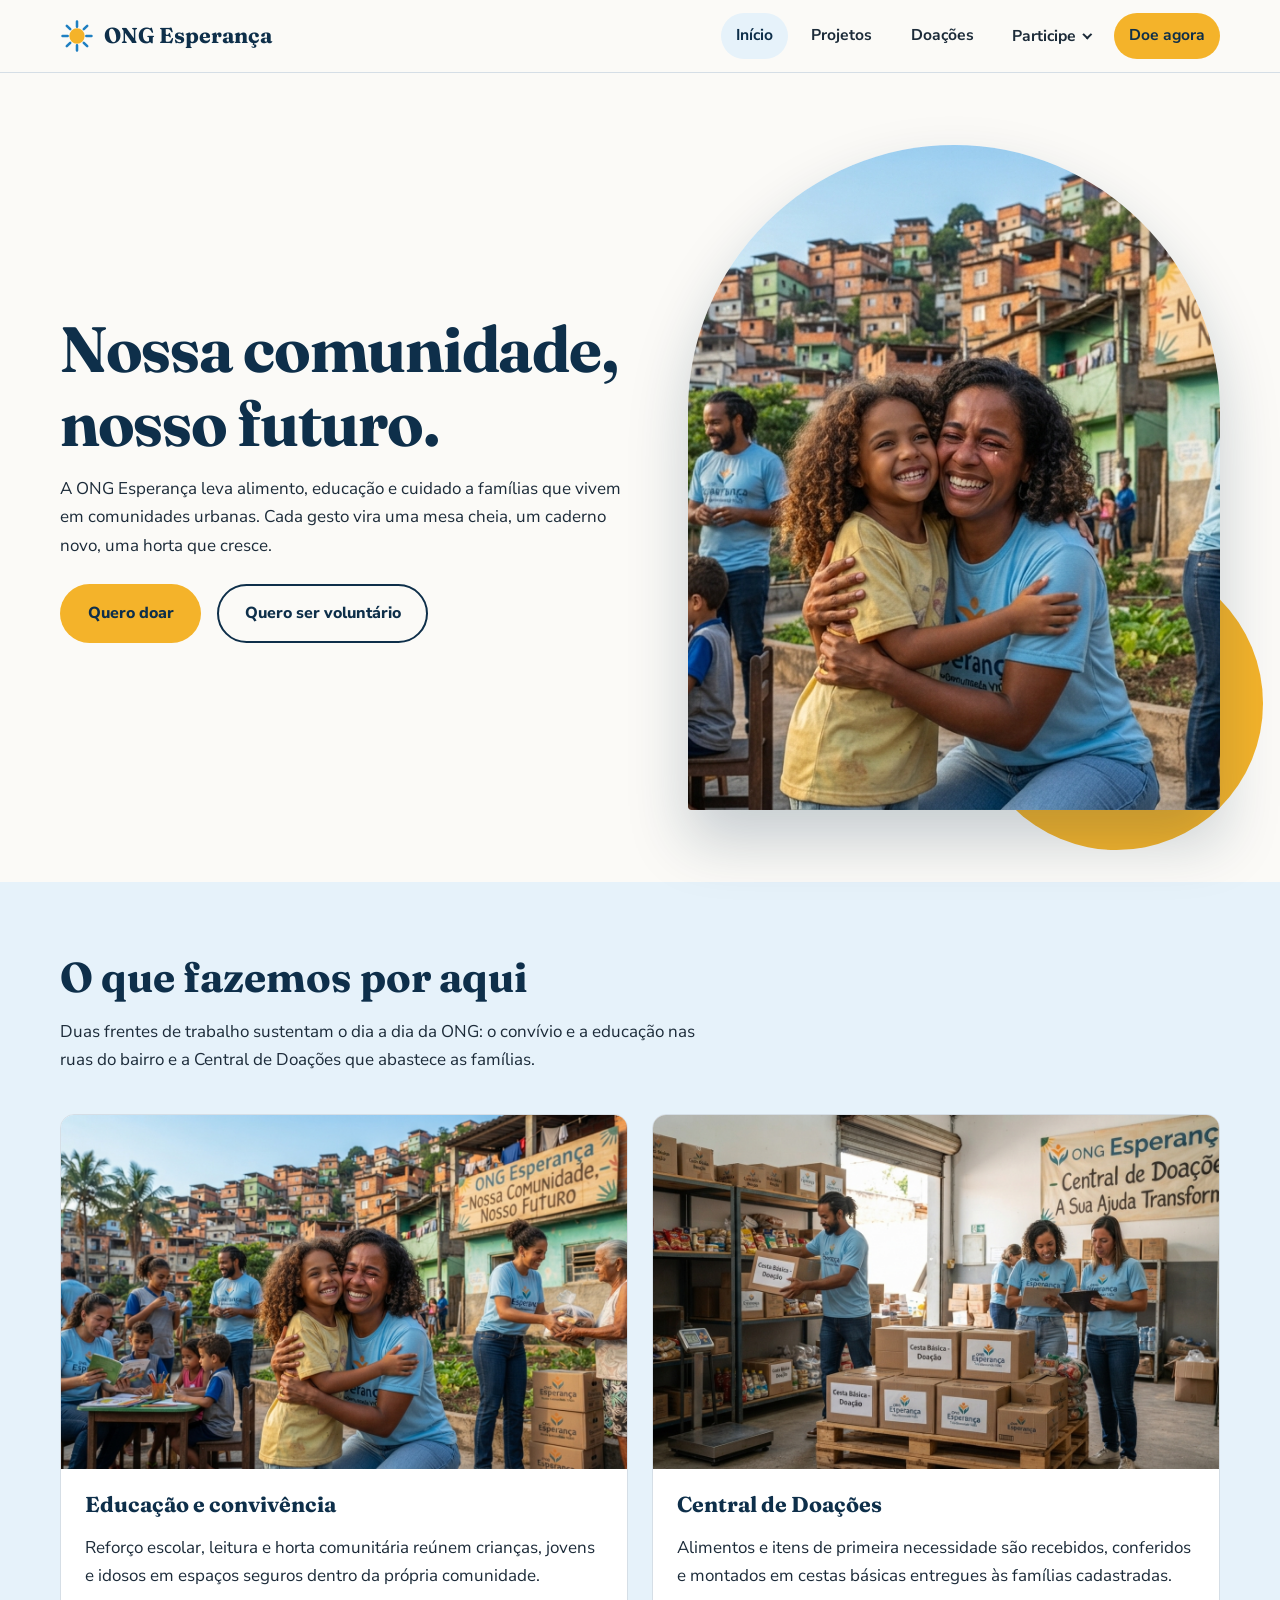
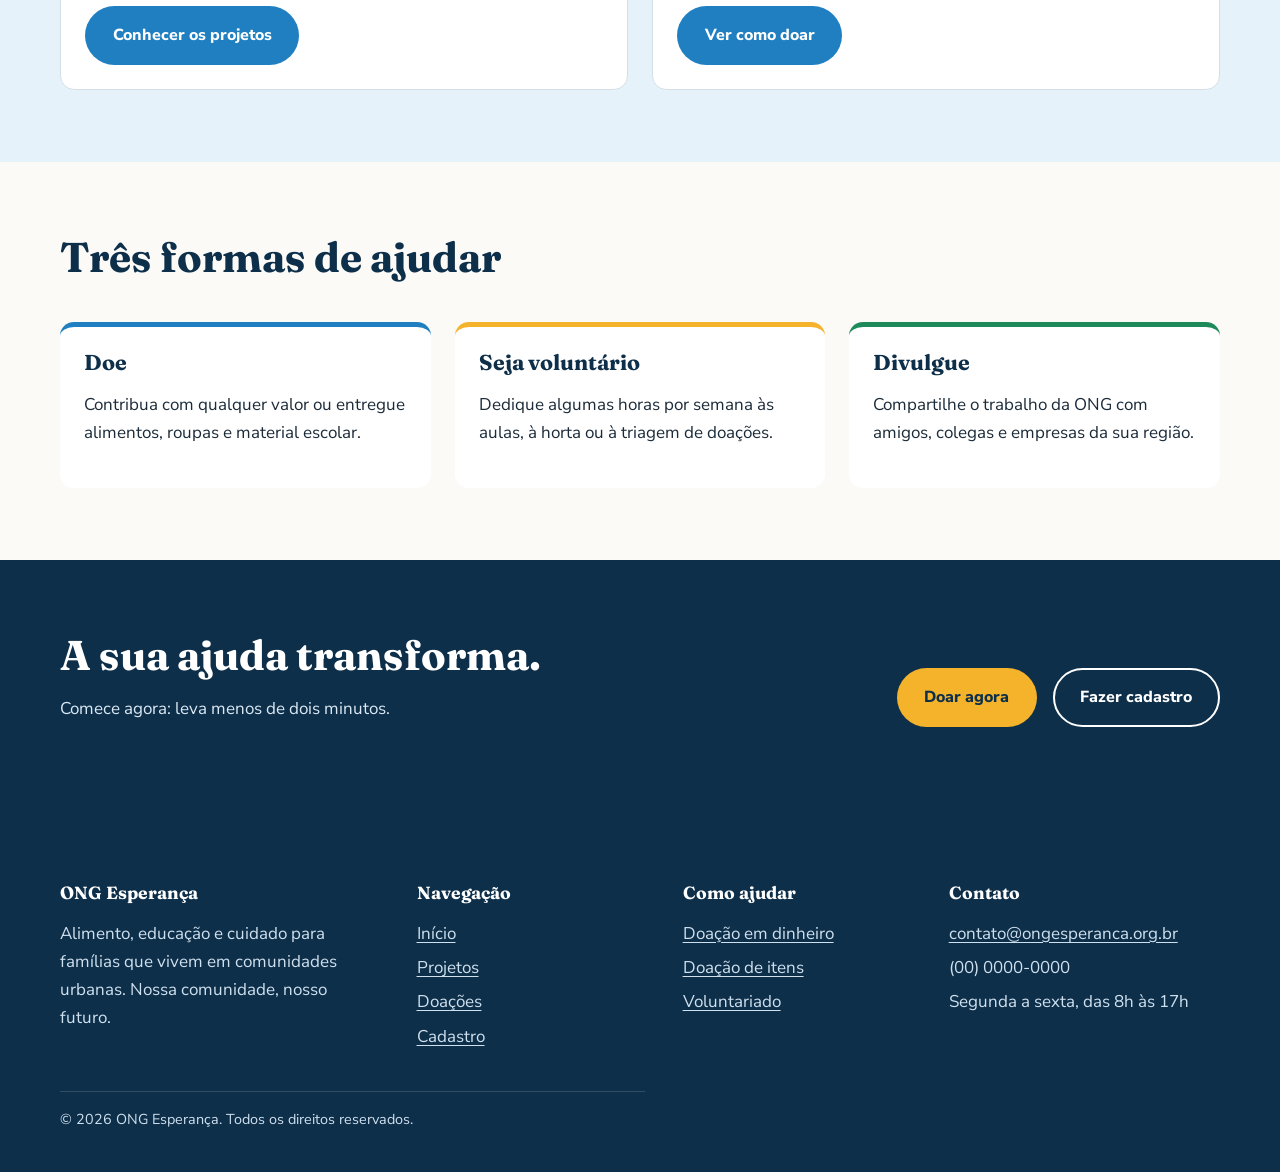
<file: index.html>
<!DOCTYPE html>
<html lang="pt-BR">
<head>
<meta charset="UTF-8">
<meta name="viewport" content="width=device-width, initial-scale=1">
<title>Início | ONG Esperança</title>
<meta name="description" content="ONG Esperança leva alimento, educação e cuidado a comunidades urbanas.">
<link rel="preconnect" href="https://fonts.googleapis.com">
<link rel="preconnect" href="https://fonts.gstatic.com" crossorigin>
<link href="https://fonts.googleapis.com/css2?family=Fraunces:opsz,wght@9..144,600;9..144,700&family=Nunito+Sans:wght@400;600;700;800&display=swap" rel="stylesheet">
<link rel="stylesheet" href="css/style.css">
</head>
<body>
<a class="skip" href="#conteudo">Ir para o conteúdo</a>
<header class="site"><div class="container bar">
<a class="logo" href="index.html"><svg viewBox="0 0 40 40" aria-hidden="true"><circle cx="20" cy="20" r="9" fill="#f4b32a"/><path d="M20 3v6M20 31v6M3 20h6M31 20h6M8 8l4 4M28 28l4 4M32 8l-4 4M12 28l-4 4" stroke="#1f7fc1" stroke-width="3" stroke-linecap="round"/></svg>ONG Esperança</a>
<button class="menu-toggle" type="button" aria-expanded="false" aria-controls="nav" aria-label="Abrir menu"><span></span></button>
<nav class="nav" id="nav" aria-label="Principal"><ul>
<li><a href="index.html" aria-current="page">Início</a></li>
<li><a href="projetos.html">Projetos</a></li>
<li><a href="doacoes.html">Doações</a></li>
<li class="has-drop"><button class="drop-btn" type="button" aria-expanded="false" aria-haspopup="true">Participe</button>
<ul class="drop"><li><a href="cadastro.html">Seja voluntário</a></li><li><a href="doacoes.html#itens">Doe alimentos e itens</a></li><li><a href="#contato">Fale conosco</a></li></ul></li>
<li><a class="nav-doar" href="doacoes.html">Doe agora</a></li>
</ul></nav></div></header>
<main id="conteudo">
<section class="hero"><div class="container hero-grid">
<div>
<h1>Nossa comunidade, nosso futuro.</h1>
<p>A ONG Esperança leva alimento, educação e cuidado a famílias que vivem em comunidades urbanas. Cada gesto vira uma mesa cheia, um caderno novo, uma horta que cresce.</p>
<div class="acoes"><a class="btn btn-sol" href="doacoes.html">Quero doar</a><a class="btn btn-contorno" href="cadastro.html">Quero ser voluntário</a></div>
</div>
<div class="hero-visual"><div class="hero-img"><img src="images/Gemini_Generated_Image_xsq2rhxsq2rhxsq2.jpg" alt="Voluntária da ONG Esperança abraçando uma criança sorridente na comunidade" width="1408" height="768"></div></div>
</div></section>
<section class="secao secao-clara"><div class="container">
<div class="cabeca"><h2>O que fazemos por aqui</h2><p>Duas frentes de trabalho sustentam o dia a dia da ONG: o convívio e a educação nas ruas do bairro e a Central de Doações que abastece as famílias.</p></div>
<div class="grade destaques">
<article class="card"><div class="card-img"><img src="images/Gemini_Generated_Image_xsq2rhxsq2rhxsq2.jpg" alt="Crianças fazendo atividades de leitura e desenho com voluntários" loading="lazy"></div><div class="card-corpo"><h3>Educação e convivência</h3><p>Reforço escolar, leitura e horta comunitária reúnem crianças, jovens e idosos em espaços seguros dentro da própria comunidade.</p><a class="btn btn-primario" href="projetos.html">Conhecer os projetos</a></div></article>
<article class="card"><div class="card-img"><img src="images/Gemini_Generated_Image_9p59839p59839p59%20(1).jpg" alt="Voluntários organizando cestas básicas na Central de Doações" loading="lazy"></div><div class="card-corpo"><h3>Central de Doações</h3><p>Alimentos e itens de primeira necessidade são recebidos, conferidos e montados em cestas básicas entregues às famílias cadastradas.</p><a class="btn btn-primario" href="doacoes.html">Ver como doar</a></div></article>
</div></div></section>
<section class="secao"><div class="container">
<div class="cabeca"><h2>Três formas de ajudar</h2></div>
<div class="grade">
<div class="simples"><h3>Doe</h3><p>Contribua com qualquer valor ou entregue alimentos, roupas e material escolar.</p></div>
<div class="simples"><h3>Seja voluntário</h3><p>Dedique algumas horas por semana às aulas, à horta ou à triagem de doações.</p></div>
<div class="simples"><h3>Divulgue</h3><p>Compartilhe o trabalho da ONG com amigos, colegas e empresas da sua região.</p></div>
</div></div></section>
<section class="secao secao-escura"><div class="container faixa"><div><h2>A sua ajuda transforma.</h2><p>Comece agora: leva menos de dois minutos.</p></div><div class="acoes"><a class="btn btn-sol" href="doacoes.html">Doar agora</a><a class="btn btn-contorno" style="color:#fff;border-color:#fff" href="cadastro.html">Fazer cadastro</a></div></div></section>
</main>
<footer class="rodape" id="contato"><div class="container">
<div class="rodape-grade">
<div><h3>ONG Esperança</h3><p>Alimento, educação e cuidado para famílias que vivem em comunidades urbanas. Nossa comunidade, nosso futuro.</p></div>
<div><h3>Navegação</h3><ul><li><a href="index.html">Início</a></li><li><a href="projetos.html">Projetos</a></li><li><a href="doacoes.html">Doações</a></li><li><a href="cadastro.html">Cadastro</a></li></ul></div>
<div><h3>Como ajudar</h3><ul><li><a href="doacoes.html">Doação em dinheiro</a></li><li><a href="doacoes.html#itens">Doação de itens</a></li><li><a href="cadastro.html">Voluntariado</a></li></ul></div>
<div><h3>Contato</h3><ul><li><a href="mailto:contato@ongesperanca.org.br">contato@ongesperanca.org.br</a></li><li>(00) 0000-0000</li><li>Segunda a sexta, das 8h às 17h</li></ul></div>
</div>
<p class="copy">© 2026 ONG Esperança. Todos os direitos reservados.</p>
</div></footer>
<script src="js/main.js"></script>
</body>
</html>
</file>
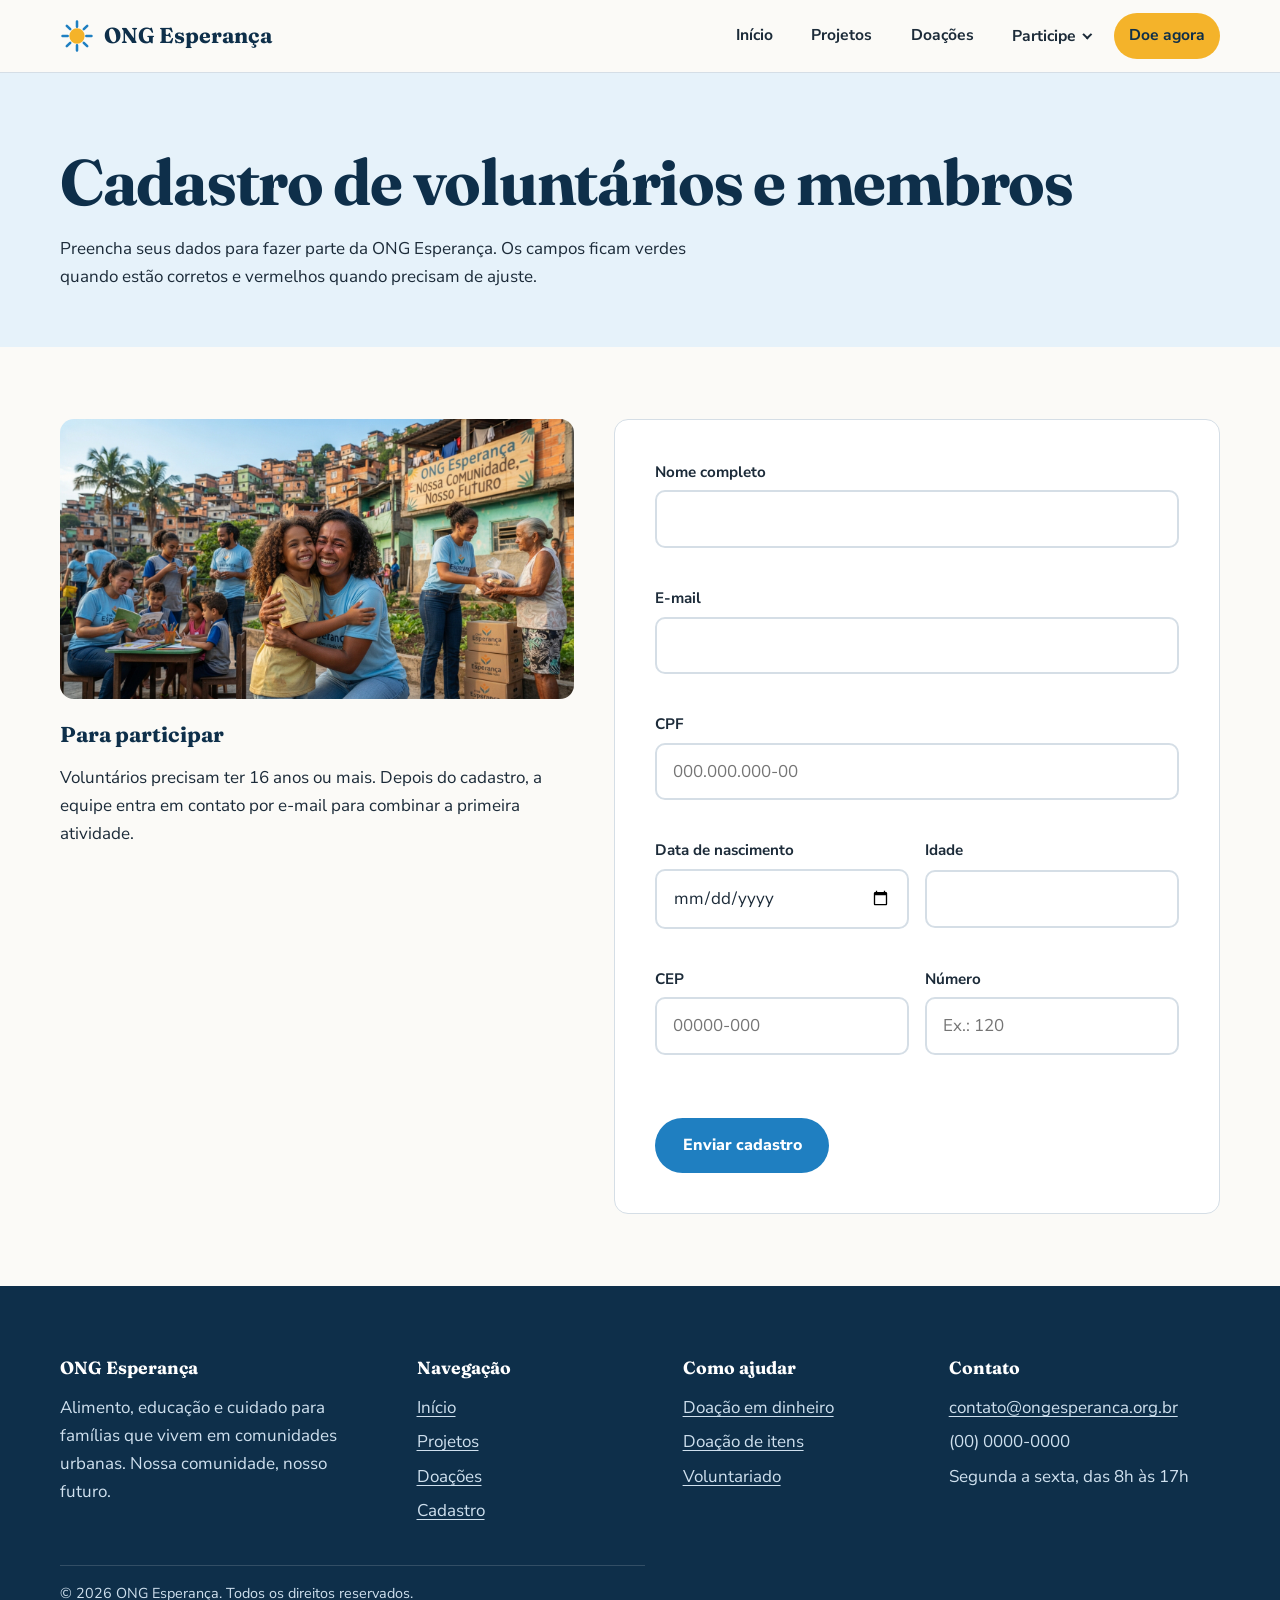
<file: cadastro.html>
<!DOCTYPE html>
<html lang="pt-BR">
<head>
<meta charset="UTF-8">
<meta name="viewport" content="width=device-width, initial-scale=1">
<title>Cadastro | ONG Esperança</title>
<meta name="description" content="Cadastre-se como voluntário ou membro da ONG Esperança.">
<link rel="preconnect" href="https://fonts.googleapis.com">
<link rel="preconnect" href="https://fonts.gstatic.com" crossorigin>
<link href="https://fonts.googleapis.com/css2?family=Fraunces:opsz,wght@9..144,600;9..144,700&family=Nunito+Sans:wght@400;600;700;800&display=swap" rel="stylesheet">
<link rel="stylesheet" href="css/style.css">
</head>
<body>
<a class="skip" href="#conteudo">Ir para o conteúdo</a>
<header class="site"><div class="container bar">
<a class="logo" href="index.html"><svg viewBox="0 0 40 40" aria-hidden="true"><circle cx="20" cy="20" r="9" fill="#f4b32a"/><path d="M20 3v6M20 31v6M3 20h6M31 20h6M8 8l4 4M28 28l4 4M32 8l-4 4M12 28l-4 4" stroke="#1f7fc1" stroke-width="3" stroke-linecap="round"/></svg>ONG Esperança</a>
<button class="menu-toggle" type="button" aria-expanded="false" aria-controls="nav" aria-label="Abrir menu"><span></span></button>
<nav class="nav" id="nav" aria-label="Principal"><ul>
<li><a href="index.html">Início</a></li>
<li><a href="projetos.html">Projetos</a></li>
<li><a href="doacoes.html">Doações</a></li>
<li class="has-drop"><button class="drop-btn" type="button" aria-expanded="false" aria-haspopup="true">Participe</button>
<ul class="drop"><li><a href="cadastro.html" aria-current="page">Seja voluntário</a></li><li><a href="doacoes.html#itens">Doe alimentos e itens</a></li><li><a href="#contato">Fale conosco</a></li></ul></li>
<li><a class="nav-doar" href="doacoes.html">Doe agora</a></li>
</ul></nav></div></header>
<main id="conteudo">
<section class="pagina-topo"><div class="container"><h1>Cadastro de voluntários e membros</h1><p>Preencha seus dados para fazer parte da ONG Esperança. Os campos ficam verdes quando estão corretos e vermelhos quando precisam de ajuste.</p></div></section>
<section class="secao"><div class="container duas">
<div><img src="images/Gemini_Generated_Image_xsq2rhxsq2rhxsq2.jpg" style="border-radius:var(--raio);margin-bottom:1.5rem" alt="Voluntários e crianças reunidos na comunidade atendida pela ONG" loading="lazy"><h3>Para participar</h3><p>Voluntários precisam ter 16 anos ou mais. Depois do cadastro, a equipe entra em contato por e-mail para combinar a primeira atividade.</p></div>
<div class="painel">
<form id="form-cadastro" novalidate>
<div id="alerta-form" class="alert" role="alert" hidden></div>
<div class="campo"><label for="nome">Nome completo</label><input id="nome" name="nome" type="text" autocomplete="name" aria-describedby="msg-nome" required><small class="msg" id="msg-nome"></small></div>
<div class="campo"><label for="email">E-mail</label><input id="email" name="email" type="email" autocomplete="email" aria-describedby="msg-email" required><small class="msg" id="msg-email"></small></div>
<div class="campo"><label for="cpf">CPF</label><input id="cpf" name="cpf" type="text" inputmode="numeric" placeholder="000.000.000-00" maxlength="14" aria-describedby="msg-cpf" required><small class="msg" id="msg-cpf"></small></div>
<div class="linha">
<div class="campo"><label for="nascimento">Data de nascimento</label><input id="nascimento" name="nascimento" type="date" aria-describedby="msg-nascimento" required><small class="msg" id="msg-nascimento"></small></div>
<div class="campo"><label for="idade">Idade</label><input id="idade" name="idade" type="text" inputmode="numeric" maxlength="3" aria-describedby="msg-idade" required><small class="msg" id="msg-idade"></small></div>
</div>
<div class="linha">
<div class="campo"><label for="cep">CEP</label><input id="cep" name="cep" type="text" inputmode="numeric" placeholder="00000-000" maxlength="9" autocomplete="postal-code" aria-describedby="msg-cep" required><small class="msg" id="msg-cep"></small></div>
<div class="campo"><label for="numero">Número</label><input id="numero" name="numero" type="text" placeholder="Ex.: 120" maxlength="6" aria-describedby="msg-numero" required><small class="msg" id="msg-numero"></small></div>
</div>
<p class="dica" id="info-endereco" aria-live="polite"></p>
<button class="btn btn-primario" type="submit">Enviar cadastro</button>
</form>
</div>
</div></section>
</main>
<footer class="rodape" id="contato"><div class="container">
<div class="rodape-grade">
<div><h3>ONG Esperança</h3><p>Alimento, educação e cuidado para famílias que vivem em comunidades urbanas. Nossa comunidade, nosso futuro.</p></div>
<div><h3>Navegação</h3><ul><li><a href="index.html">Início</a></li><li><a href="projetos.html">Projetos</a></li><li><a href="doacoes.html">Doações</a></li><li><a href="cadastro.html">Cadastro</a></li></ul></div>
<div><h3>Como ajudar</h3><ul><li><a href="doacoes.html">Doação em dinheiro</a></li><li><a href="doacoes.html#itens">Doação de itens</a></li><li><a href="cadastro.html">Voluntariado</a></li></ul></div>
<div><h3>Contato</h3><ul><li><a href="mailto:contato@ongesperanca.org.br">contato@ongesperanca.org.br</a></li><li>(00) 0000-0000</li><li>Segunda a sexta, das 8h às 17h</li></ul></div>
</div>
<p class="copy">© 2026 ONG Esperança. Todos os direitos reservados.</p>
</div></footer>
<script src="js/main.js"></script>
</body>
</html>
</file>
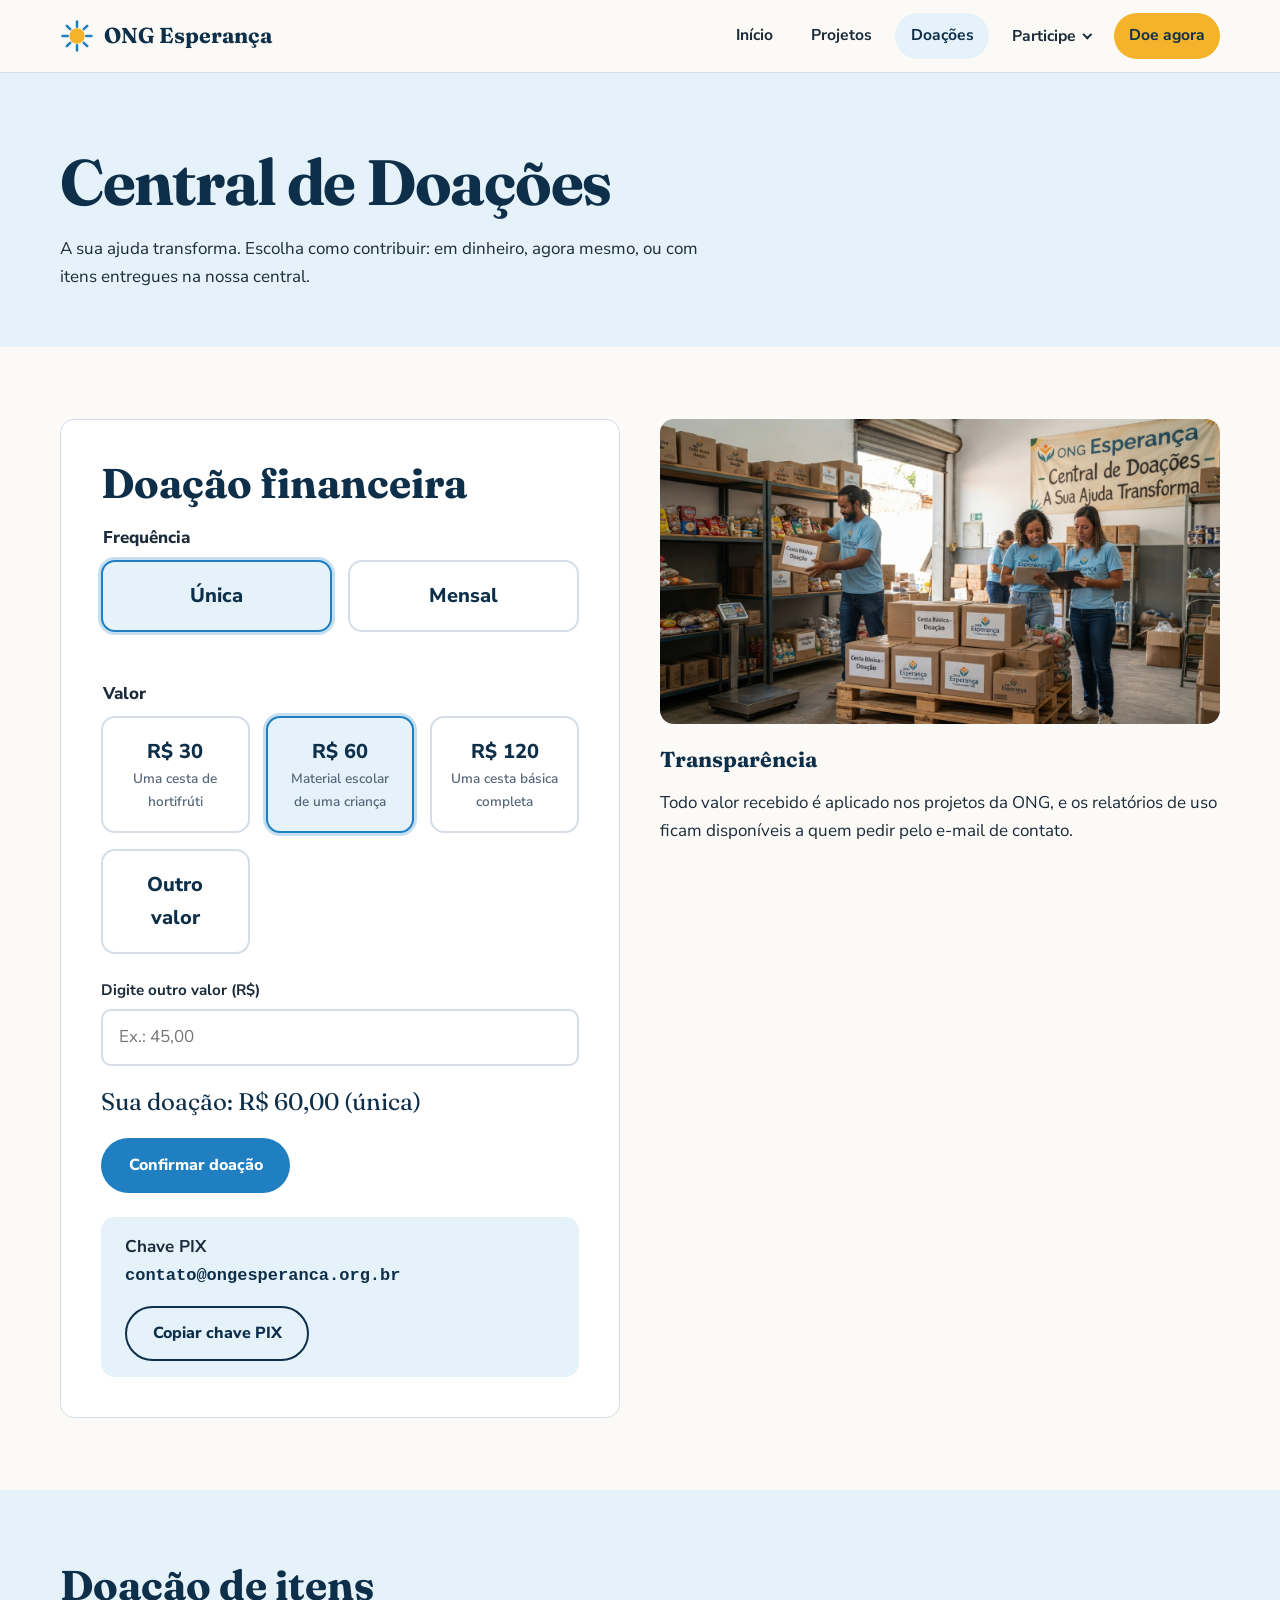
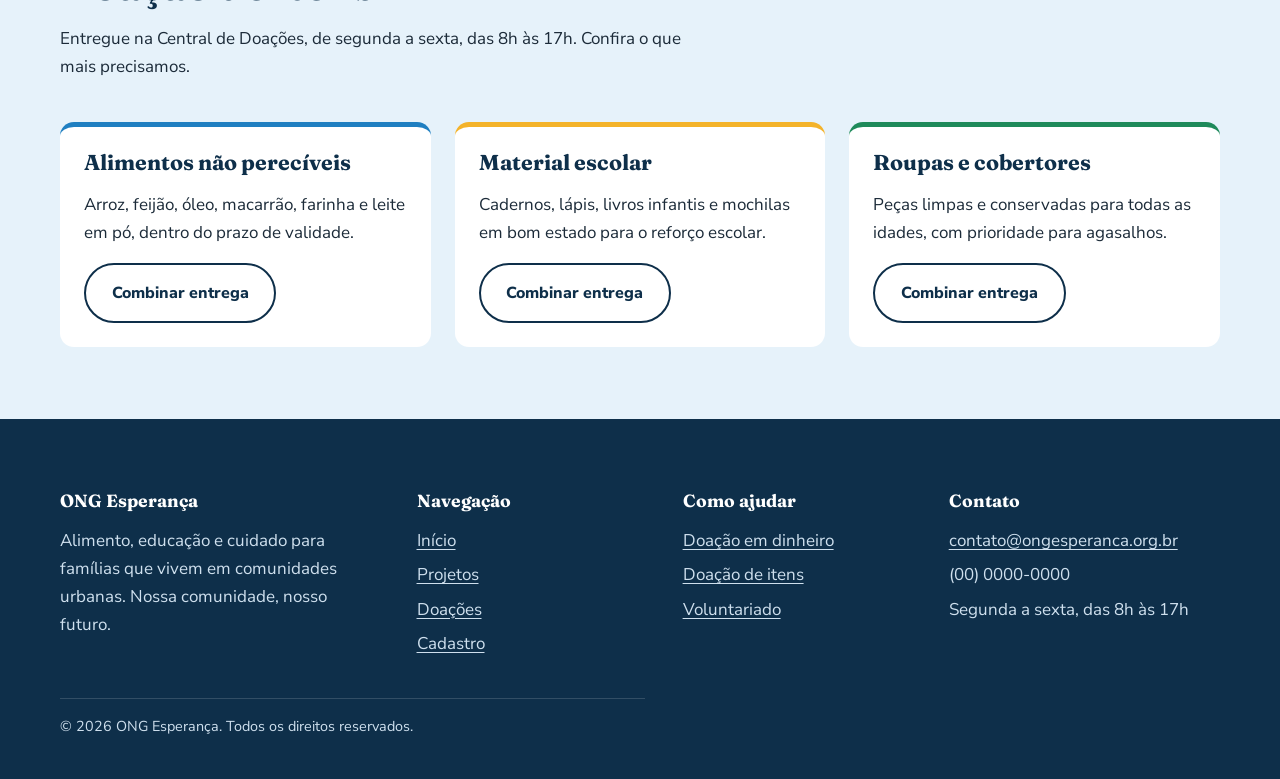
<file: doacoes.html>
<!DOCTYPE html>
<html lang="pt-BR">
<head>
<meta charset="UTF-8">
<meta name="viewport" content="width=device-width, initial-scale=1">
<title>Doações | ONG Esperança</title>
<meta name="description" content="Central de doações da ONG Esperança: contribua com dinheiro, alimentos e itens.">
<link rel="preconnect" href="https://fonts.googleapis.com">
<link rel="preconnect" href="https://fonts.gstatic.com" crossorigin>
<link href="https://fonts.googleapis.com/css2?family=Fraunces:opsz,wght@9..144,600;9..144,700&family=Nunito+Sans:wght@400;600;700;800&display=swap" rel="stylesheet">
<link rel="stylesheet" href="css/style.css">
</head>
<body>
<a class="skip" href="#conteudo">Ir para o conteúdo</a>
<header class="site"><div class="container bar">
<a class="logo" href="index.html"><svg viewBox="0 0 40 40" aria-hidden="true"><circle cx="20" cy="20" r="9" fill="#f4b32a"/><path d="M20 3v6M20 31v6M3 20h6M31 20h6M8 8l4 4M28 28l4 4M32 8l-4 4M12 28l-4 4" stroke="#1f7fc1" stroke-width="3" stroke-linecap="round"/></svg>ONG Esperança</a>
<button class="menu-toggle" type="button" aria-expanded="false" aria-controls="nav" aria-label="Abrir menu"><span></span></button>
<nav class="nav" id="nav" aria-label="Principal"><ul>
<li><a href="index.html">Início</a></li>
<li><a href="projetos.html">Projetos</a></li>
<li><a href="doacoes.html" aria-current="page">Doações</a></li>
<li class="has-drop"><button class="drop-btn" type="button" aria-expanded="false" aria-haspopup="true">Participe</button>
<ul class="drop"><li><a href="cadastro.html">Seja voluntário</a></li><li><a href="doacoes.html#itens">Doe alimentos e itens</a></li><li><a href="#contato">Fale conosco</a></li></ul></li>
<li><a class="nav-doar" href="doacoes.html">Doe agora</a></li>
</ul></nav></div></header>
<main id="conteudo">
<section class="pagina-topo"><div class="container"><h1>Central de Doações</h1><p>A sua ajuda transforma. Escolha como contribuir: em dinheiro, agora mesmo, ou com itens entregues na nossa central.</p></div></section>
<section class="secao"><div class="container duas">
<div class="painel">
<h2>Doação financeira</h2>
<div id="alerta-doacao" class="alert" role="status" hidden></div>
<fieldset style="border:0;padding:0;margin:0 0 1.5rem"><legend style="font-weight:800;margin-bottom:.5rem">Frequência</legend>
<div class="valores">
<div class="opcao"><input type="radio" id="f-unica" name="frequencia" value="única" checked><label for="f-unica">Única</label></div>
<div class="opcao"><input type="radio" id="f-mensal" name="frequencia" value="mensal"><label for="f-mensal">Mensal</label></div>
</div></fieldset>
<fieldset style="border:0;padding:0;margin:0"><legend style="font-weight:800;margin-bottom:.5rem">Valor</legend>
<div class="valores">
<div class="opcao"><input type="radio" id="v30" name="valor" value="30"><label for="v30">R$ 30<small>Uma cesta de hortifrúti</small></label></div>
<div class="opcao"><input type="radio" id="v60" name="valor" value="60" checked><label for="v60">R$ 60<small>Material escolar de uma criança</small></label></div>
<div class="opcao"><input type="radio" id="v120" name="valor" value="120"><label for="v120">R$ 120<small>Uma cesta básica completa</small></label></div>
<div class="opcao"><input type="radio" id="vo" name="valor" value="outro"><label for="vo">Outro valor</label></div>
</div></fieldset>
<div class="campo"><label for="valor-outro">Digite outro valor (R$)</label><input id="valor-outro" type="text" inputmode="decimal" placeholder="Ex.: 45,00" disabled></div>
<p class="resumo" id="resumo" aria-live="polite"></p>
<button class="btn btn-primario" id="doar" type="button">Confirmar doação</button>
<div class="pix"><div><strong>Chave PIX</strong><br><code id="chave-pix">contato@ongesperanca.org.br</code></div><button class="btn btn-contorno" id="copiar-pix" type="button">Copiar chave PIX</button></div>
</div>
<div><img src="images/Gemini_Generated_Image_9p59839p59839p59%20(1).jpg" alt="Equipe da ONG Esperança organizando doações na Central de Doações" style="border-radius:var(--raio);margin-bottom:1.5rem" loading="lazy"><h3>Transparência</h3><p>Todo valor recebido é aplicado nos projetos da ONG, e os relatórios de uso ficam disponíveis a quem pedir pelo e-mail de contato.</p></div>
</div></section>
<section class="secao secao-clara" id="itens"><div class="container">
<div class="cabeca"><h2>Doação de itens</h2><p>Entregue na Central de Doações, de segunda a sexta, das 8h às 17h. Confira o que mais precisamos.</p></div>
<div class="grade">
<div class="simples"><h3>Alimentos não perecíveis</h3><p>Arroz, feijão, óleo, macarrão, farinha e leite em pó, dentro do prazo de validade.</p><a class="btn btn-contorno" href="#contato">Combinar entrega</a></div>
<div class="simples"><h3>Material escolar</h3><p>Cadernos, lápis, livros infantis e mochilas em bom estado para o reforço escolar.</p><a class="btn btn-contorno" href="#contato">Combinar entrega</a></div>
<div class="simples"><h3>Roupas e cobertores</h3><p>Peças limpas e conservadas para todas as idades, com prioridade para agasalhos.</p><a class="btn btn-contorno" href="#contato">Combinar entrega</a></div>
</div></div></section>
</main>
<footer class="rodape" id="contato"><div class="container">
<div class="rodape-grade">
<div><h3>ONG Esperança</h3><p>Alimento, educação e cuidado para famílias que vivem em comunidades urbanas. Nossa comunidade, nosso futuro.</p></div>
<div><h3>Navegação</h3><ul><li><a href="index.html">Início</a></li><li><a href="projetos.html">Projetos</a></li><li><a href="doacoes.html">Doações</a></li><li><a href="cadastro.html">Cadastro</a></li></ul></div>
<div><h3>Como ajudar</h3><ul><li><a href="doacoes.html">Doação em dinheiro</a></li><li><a href="doacoes.html#itens">Doação de itens</a></li><li><a href="cadastro.html">Voluntariado</a></li></ul></div>
<div><h3>Contato</h3><ul><li><a href="mailto:contato@ongesperanca.org.br">contato@ongesperanca.org.br</a></li><li>(00) 0000-0000</li><li>Segunda a sexta, das 8h às 17h</li></ul></div>
</div>
<p class="copy">© 2026 ONG Esperança. Todos os direitos reservados.</p>
</div></footer>
<script src="js/main.js"></script>
</body>
</html>
</file>
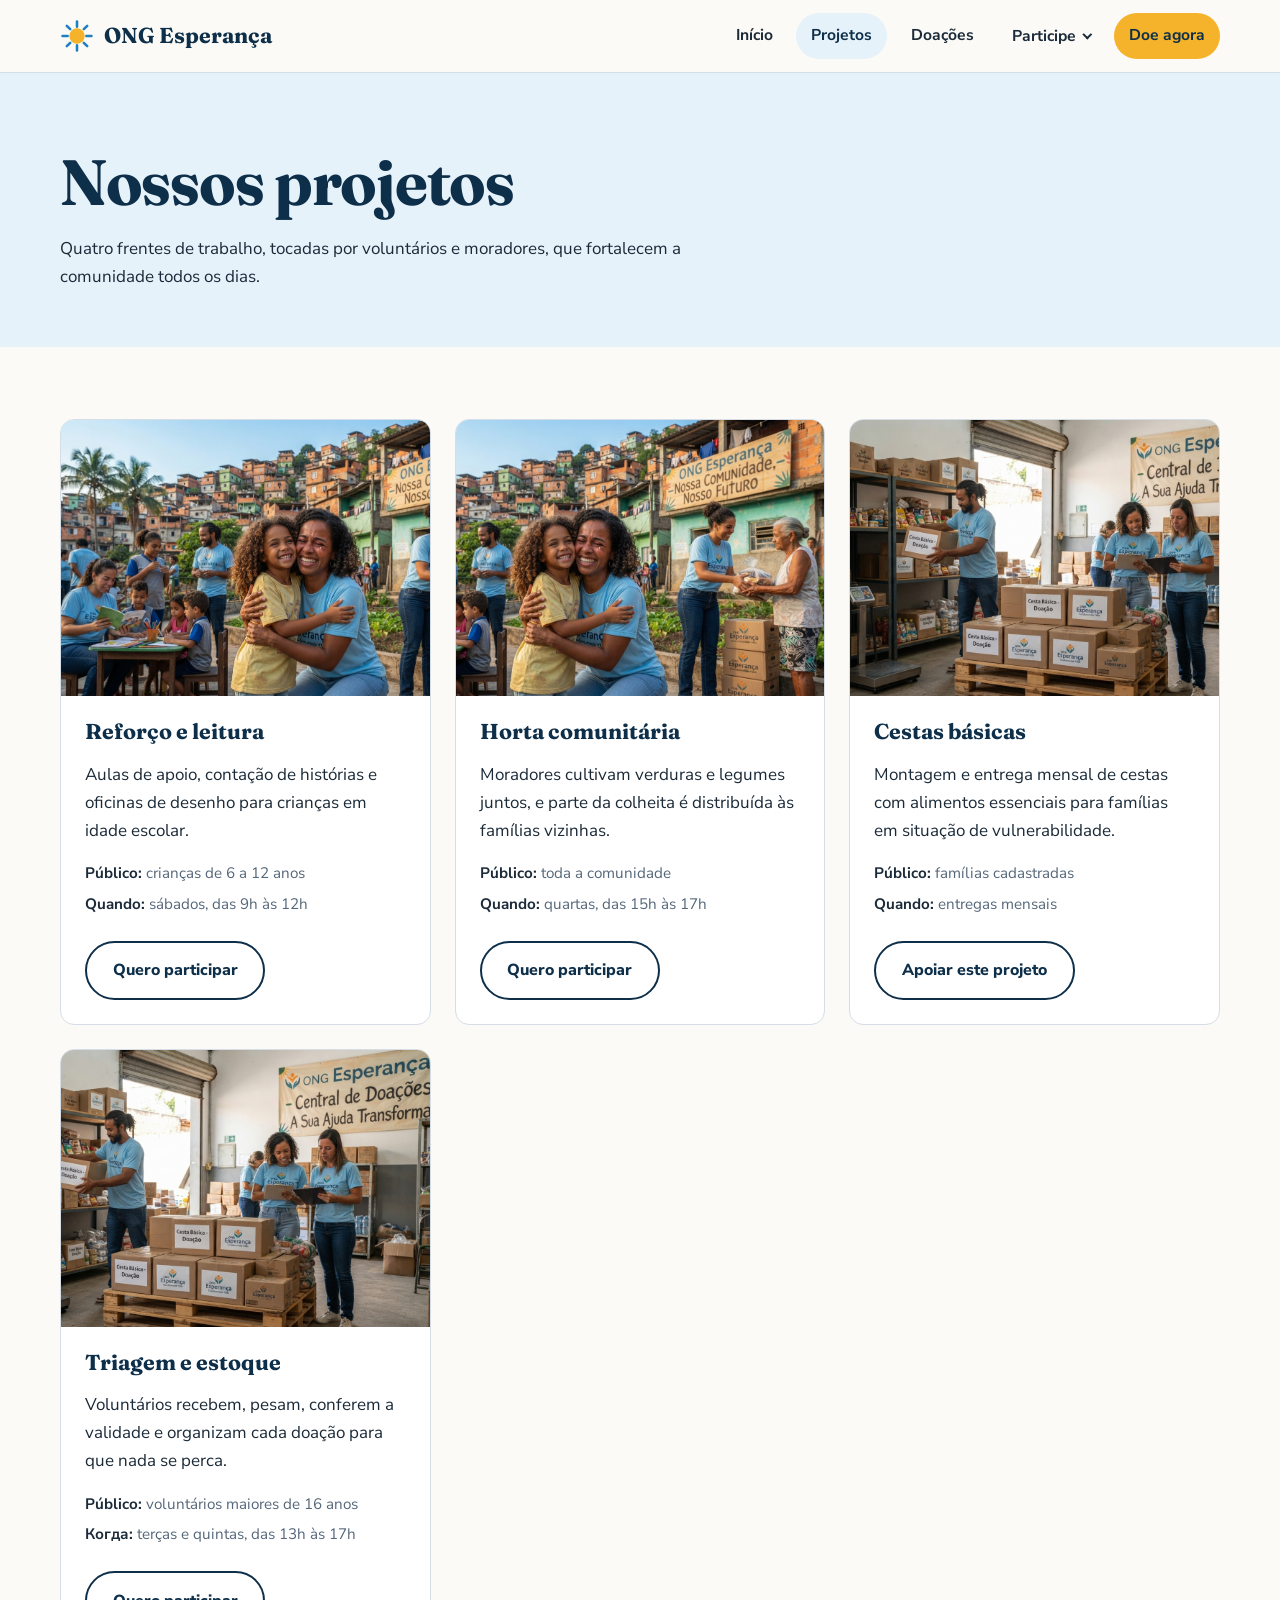
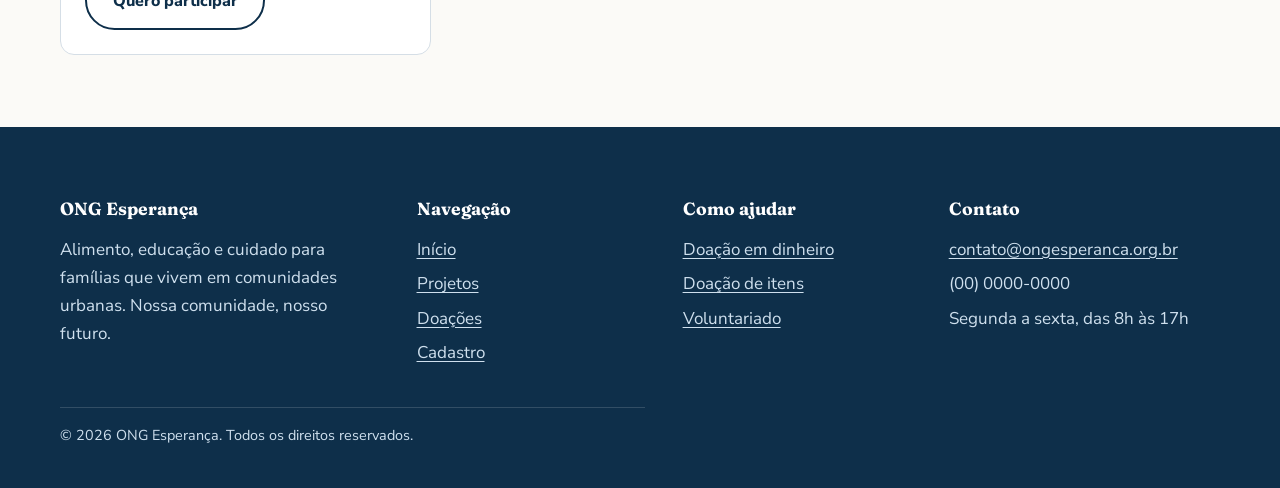
<file: projetos.html>
<!DOCTYPE html>
<html lang="pt-BR">
<head>
<meta charset="UTF-8">
<meta name="viewport" content="width=device-width, initial-scale=1">
<title>Projetos | ONG Esperança</title>
<meta name="description" content="Conheça os projetos sociais da ONG Esperança.">
<link rel="preconnect" href="https://fonts.googleapis.com">
<link rel="preconnect" href="https://fonts.gstatic.com" crossorigin>
<link href="https://fonts.googleapis.com/css2?family=Fraunces:opsz,wght@9..144,600;9..144,700&family=Nunito+Sans:wght@400;600;700;800&display=swap" rel="stylesheet">
<link rel="stylesheet" href="css/style.css">
</head>
<body>
<a class="skip" href="#conteudo">Ir para o conteúdo</a>
<header class="site"><div class="container bar">
<a class="logo" href="index.html"><svg viewBox="0 0 40 40" aria-hidden="true"><circle cx="20" cy="20" r="9" fill="#f4b32a"/><path d="M20 3v6M20 31v6M3 20h6M31 20h6M8 8l4 4M28 28l4 4M32 8l-4 4M12 28l-4 4" stroke="#1f7fc1" stroke-width="3" stroke-linecap="round"/></svg>ONG Esperança</a>
<button class="menu-toggle" type="button" aria-expanded="false" aria-controls="nav" aria-label="Abrir menu"><span></span></button>
<nav class="nav" id="nav" aria-label="Principal"><ul>
<li><a href="index.html">Início</a></li>
<li><a href="projetos.html" aria-current="page">Projetos</a></li>
<li><a href="doacoes.html">Doações</a></li>
<li class="has-drop"><button class="drop-btn" type="button" aria-expanded="false" aria-haspopup="true">Participe</button>
<ul class="drop"><li><a href="cadastro.html">Seja voluntário</a></li><li><a href="doacoes.html#itens">Doe alimentos e itens</a></li><li><a href="#contato">Fale conosco</a></li></ul></li>
<li><a class="nav-doar" href="doacoes.html">Doe agora</a></li>
</ul></nav></div></header>
<main id="conteudo">
<section class="pagina-topo"><div class="container"><h1>Nossos projetos</h1><p>Quatro frentes de trabalho, tocadas por voluntários e moradores, que fortalecem a comunidade todos os dias.</p></div></section>
<section class="secao"><div class="container"><div class="grade">
<article class="card"><div class="card-img"><img src="images/Gemini_Generated_Image_xsq2rhxsq2rhxsq2.jpg" style="--pos:12% 60%" alt="Voluntária lendo um livro para crianças em uma mesa de atividades" loading="lazy"></div><div class="card-corpo"><h3>Reforço e leitura</h3><p>Aulas de apoio, contação de histórias e oficinas de desenho para crianças em idade escolar.</p><ul class="meta"><li><strong>Público:</strong> crianças de 6 a 12 anos</li><li><strong>Quando:</strong> sábados, das 9h às 12h</li></ul><a class="btn btn-contorno" href="cadastro.html">Quero participar</a></div></article>
<article class="card"><div class="card-img"><img src="images/Gemini_Generated_Image_xsq2rhxsq2rhxsq2.jpg" style="--pos:96% 60%" alt="Horta comunitária e distribuição de alimentos a uma moradora" loading="lazy"></div><div class="card-corpo"><h3>Horta comunitária</h3><p>Moradores cultivam verduras e legumes juntos, e parte da colheita é distribuída às famílias vizinhas.</p><ul class="meta"><li><strong>Público:</strong> toda a comunidade</li><li><strong>Quando:</strong> quartas, das 15h às 17h</li></ul><a class="btn btn-contorno" href="cadastro.html">Quero participar</a></div></article>
<article class="card"><div class="card-img"><img src="images/Gemini_Generated_Image_9p59839p59839p59%20(1).jpg" style="--pos:40% 85%" alt="Caixas identificadas como cesta básica sobre um palete" loading="lazy"></div><div class="card-corpo"><h3>Cestas básicas</h3><p>Montagem e entrega mensal de cestas com alimentos essenciais para famílias em situação de vulnerabilidade.</p><ul class="meta"><li><strong>Público:</strong> famílias cadastradas</li><li><strong>Quando:</strong> entregas mensais</li></ul><a class="btn btn-contorno" href="doacoes.html">Apoiar este projeto</a></div></article>
<article class="card"><div class="card-img"><img src="images/Gemini_Generated_Image_9p59839p59839p59%20(1).jpg" style="--pos:85% 35%" alt="Voluntárias conferindo o estoque com pranchetas na Central de Doações" loading="lazy"></div><div class="card-corpo"><h3>Triagem e estoque</h3><p>Voluntários recebem, pesam, conferem a validade e organizam cada doação para que nada se perca.</p><ul class="meta"><li><strong>Público:</strong> voluntários maiores de 16 anos</li><li><strong>Когда:</strong> terças e quintas, das 13h às 17h</li></ul><a class="btn btn-contorno" href="cadastro.html">Quero participar</a></div></article>
</div></div></section>
</main>
<footer class="rodape" id="contato"><div class="container">
<div class="rodape-grade">
<div><h3>ONG Esperança</h3><p>Alimento, educação e cuidado para famílias que vivem em comunidades urbanas. Nossa comunidade, nosso futuro.</p></div>
<div><h3>Navegação</h3><ul><li><a href="index.html">Início</a></li><li><a href="projetos.html">Projetos</a></li><li><a href="doacoes.html">Doações</a></li><li><a href="cadastro.html">Cadastro</a></li></ul></div>
<div><h3>Como ajudar</h3><ul><li><a href="doacoes.html">Doação em dinheiro</a></li><li><a href="doacoes.html#itens">Doação de itens</a></li><li><a href="cadastro.html">Voluntariado</a></li></ul></div>
<div><h3>Contato</h3><ul><li><a href="mailto:contato@ongesperanca.org.br">contato@ongesperanca.org.br</a></li><li>(00) 0000-0000</li><li>Segunda a sexta, das 8h às 17h</li></ul></div>
</div>
<p class="copy">© 2026 ONG Esperança. Todos os direitos reservados.</p>
</div></footer>
<script src="js/main.js"></script>
</body>
</html>
</file>
<file: css/style.css>
:root{--azul:#1f7fc1;--azul-esc:#0e2f4a;--azul-cl:#e6f2fa;--sol:#f4b32a;--verde:#1e8a5a;--vermelho:#c62828;--papel:#fbfaf7;--texto:#1c2b39;--muda:#55677a;--borda:#d5dee6;--sp-1:.5rem;--sp-2:1rem;--sp-3:1.5rem;--sp-4:2.5rem;--sp-5:4.5rem;--raio:14px;--fonte-titulo:'Fraunces',Georgia,serif;--fonte-corpo:'Nunito Sans',system-ui,sans-serif;--transicao:.25s ease}
*,*::before,*::after{box-sizing:border-box}
html{scroll-behavior:smooth}
body{margin:0;font-family:var(--fonte-corpo);color:var(--texto);background:var(--papel);line-height:1.65;font-size:1.0625rem}
img{max-width:100%;display:block}
h1,h2,h3{font-family:var(--fonte-titulo);line-height:1.15;color:var(--azul-esc);margin:0 0 var(--sp-2)}
h1{font-size:clamp(2.4rem,5.5vw,4rem);letter-spacing:-.02em}
h2{font-size:clamp(1.8rem,3.5vw,2.6rem)}
h3{font-size:1.35rem}
p{margin:0 0 var(--sp-2);max-width:65ch}
a{color:var(--azul);text-underline-offset:3px}
:focus-visible{outline:3px solid var(--sol);outline-offset:3px;border-radius:4px}
.container{width:min(1160px,100% - 2.5rem);margin-inline:auto}
.skip{position:absolute;left:-999px;top:0;background:var(--azul-esc);color:#fff;padding:.75rem 1rem;z-index:100}
.skip:focus{left:1rem;top:1rem}
.site{position:sticky;top:0;z-index:50;background:rgba(251,250,247,.93);backdrop-filter:blur(12px);border-bottom:1px solid var(--borda)}
.bar{display:flex;align-items:center;justify-content:space-between;min-height:72px;gap:var(--sp-3)}
.logo{display:flex;align-items:center;gap:.6rem;font-family:var(--fonte-titulo);font-weight:700;font-size:1.35rem;color:var(--azul-esc);text-decoration:none}
.logo svg{width:34px;height:34px}
.nav>ul{display:flex;align-items:center;gap:var(--sp-1);list-style:none;margin:0;padding:0}
.nav a,.drop-btn{display:block;padding:.6rem .95rem;border-radius:999px;color:var(--texto);text-decoration:none;font-weight:700;font-size:.98rem;background:none;border:0;cursor:pointer;font-family:inherit;transition:background var(--transicao),color var(--transicao)}
.nav a:hover,.drop-btn:hover,.nav a[aria-current="page"]{background:var(--azul-cl);color:var(--azul-esc)}
.nav a.nav-doar{background:var(--sol);color:var(--azul-esc)}
.nav a.nav-doar:hover{background:#ffc94d}
.has-drop{position:relative}
.drop-btn::after{content:"";display:inline-block;width:.42em;height:.42em;margin-left:.5em;border:solid currentColor;border-width:0 2px 2px 0;transform:translateY(-3px) rotate(45deg)}
.drop{position:absolute;top:100%;left:0;min-width:230px;background:#fff;border:1px solid var(--borda);border-radius:var(--raio);padding:.5rem;list-style:none;margin:.4rem 0 0;box-shadow:0 18px 40px rgba(14,47,74,.14);opacity:0;visibility:hidden;transform:translateY(6px);transition:opacity var(--transicao),transform var(--transicao),visibility var(--transicao)}
.has-drop:hover .drop,.has-drop:focus-within .drop,.has-drop.open .drop{opacity:1;visibility:visible;transform:none}
.menu-toggle{display:none;width:46px;height:46px;border:2px solid var(--azul-esc);border-radius:12px;background:none;cursor:pointer;position:relative}
.menu-toggle span,.menu-toggle span::before,.menu-toggle span::after{position:absolute;left:11px;width:20px;height:2px;background:var(--azul-esc);content:"";transition:transform var(--transicao)}
.menu-toggle span{top:20px}
.menu-toggle span::before{left:0;top:-6px}
.menu-toggle span::after{left:0;top:6px}
.btn{display:inline-flex;align-items:center;justify-content:center;padding:.9rem 1.6rem;border-radius:999px;font-weight:800;font-family:inherit;font-size:1rem;text-decoration:none;cursor:pointer;border:2px solid transparent;transition:background var(--transicao),color var(--transicao),transform var(--transicao),border-color var(--transicao)}
.btn-primario{background:var(--azul);color:#fff}
.btn-primario:hover{background:var(--azul-esc);transform:translateY(-2px)}
.btn-contorno{background:transparent;color:var(--azul-esc);border-color:var(--azul-esc)}
.btn-contorno:hover{background:var(--azul-esc);color:#fff}
.btn-sol{background:var(--sol);color:var(--azul-esc)}
.btn-sol:hover{background:#ffc94d;transform:translateY(-2px)}
.acoes{display:flex;flex-wrap:wrap;gap:var(--sp-2);margin-top:var(--sp-3)}
.hero{padding:var(--sp-5) 0}
.hero-grid{display:grid;grid-template-columns:1.05fr .95fr;gap:var(--sp-4);align-items:center}
.hero-visual{position:relative;animation:entrada .9s ease both}
.hero-visual::before{content:"";position:absolute;width:55%;aspect-ratio:1;border-radius:50%;background:var(--sol);right:-8%;bottom:-6%;z-index:0}
.hero-img{position:relative;z-index:1;border-radius:999px 999px var(--raio) var(--raio);overflow:hidden;aspect-ratio:4/5;box-shadow:0 30px 60px rgba(14,47,74,.22)}
.hero-img img{width:100%;height:100%;object-fit:cover;object-position:52% 50%}
@keyframes entrada{from{opacity:0;transform:translateY(24px) scale(.97)}to{opacity:1;transform:none}}
.secao{padding:var(--sp-5) 0}
.secao-clara{background:var(--azul-cl)}
.secao-escura{background:var(--azul-esc);color:#dbe9f4}
.secao-escura h2{color:#fff}
.cabeca{max-width:660px;margin-bottom:var(--sp-4)}
.pagina-topo{padding:var(--sp-5) 0 var(--sp-4);background:var(--azul-cl)}
.grade{display:grid;gap:var(--sp-3);grid-template-columns:repeat(auto-fit,minmax(min(100%,290px),1fr))}
.destaques{grid-template-columns:repeat(auto-fit,minmax(min(100%,440px),1fr))}
.card{background:#fff;border:1px solid var(--borda);border-radius:var(--raio);overflow:hidden;display:flex;flex-direction:column;transition:box-shadow var(--transicao),transform var(--transicao)}
.card:hover{box-shadow:0 20px 44px rgba(14,47,74,.12);transform:translateY(-4px)}
.card-img{aspect-ratio:4/3;overflow:hidden}
.destaques .card-img{aspect-ratio:16/10}
.card-img img{width:100%;height:100%;object-fit:cover;object-position:var(--pos,center)}
.card-corpo{padding:var(--sp-3);display:flex;flex-direction:column;flex:1}
.card-corpo .btn{margin-top:auto;align-self:flex-start}
.meta{list-style:none;padding:0;margin:0 0 var(--sp-3);display:grid;gap:.35rem;font-size:.95rem;color:var(--muda)}
.meta strong{color:var(--texto)}
.simples{padding:var(--sp-3);border-top:5px solid var(--azul);background:#fff;border-radius:var(--raio)}
.simples:nth-child(2){border-color:var(--sol)}
.simples:nth-child(3){border-color:var(--verde)}
.faixa{display:flex;flex-wrap:wrap;align-items:center;justify-content:space-between;gap:var(--sp-3)}
.duas{display:grid;grid-template-columns:1fr 1fr;gap:var(--sp-4);align-items:start}
.painel{background:#fff;border:1px solid var(--borda);border-radius:var(--raio);padding:var(--sp-4)}
.valores{display:grid;grid-template-columns:repeat(auto-fit,minmax(140px,1fr));gap:var(--sp-2);margin-bottom:var(--sp-3)}
.opcao{position:relative}
.opcao input{position:absolute;opacity:0;inset:0;cursor:pointer}
.opcao label{display:block;padding:1.1rem;border:2px solid var(--borda);border-radius:var(--raio);background:#fff;text-align:center;font-weight:800;font-size:1.25rem;color:var(--azul-esc);transition:border-color var(--transicao),background var(--transicao),box-shadow var(--transicao)}
.opcao label small{display:block;font-weight:600;font-size:.85rem;color:var(--muda)}
.opcao:hover label{border-color:var(--azul)}
.opcao input:checked+label{border-color:var(--azul);background:var(--azul-cl);box-shadow:0 0 0 3px rgba(31,127,193,.25)}
.opcao input:focus-visible+label{outline:3px solid var(--sol);outline-offset:3px}
.resumo{font-family:var(--fonte-titulo);font-size:1.5rem;color:var(--azul-esc);margin:var(--sp-2) 0}
.pix{display:flex;flex-wrap:wrap;gap:var(--sp-2);align-items:center;background:var(--azul-cl);border-radius:var(--raio);padding:var(--sp-2) var(--sp-3);margin-top:var(--sp-3)}
.pix code{font-weight:800;color:var(--azul-esc);word-break:break-all}
.campo{display:grid;gap:.35rem;margin-bottom:var(--sp-2)}
.campo label{font-weight:700;font-size:.95rem}
.campo input{font:inherit;padding:.8rem 1rem;border:2px solid var(--borda);border-radius:10px;background:#fff;color:var(--texto);transition:border-color var(--transicao),background var(--transicao),box-shadow var(--transicao)}
.campo input:focus{outline:none;border-color:var(--azul);box-shadow:0 0 0 4px rgba(31,127,193,.18)}
.campo input.error{border-color:var(--vermelho);background:#fdecec}
.campo input.success{border-color:var(--verde);background:#eaf7f0}
.msg{min-height:1.2em;font-size:.85rem;color:var(--vermelho);font-weight:700}
.dica{font-size:.9rem;color:var(--muda);min-height:1.2em;margin:-.5rem 0 var(--sp-2)}
.linha{display:grid;grid-template-columns:1fr 1fr;gap:var(--sp-2)}
.alert{padding:1rem 1.2rem;border-radius:10px;font-weight:700;margin-bottom:var(--sp-2);border:2px solid}
.alert[hidden]{display:none}
.alert.success{background:#eaf7f0;border-color:var(--verde);color:#125c3b}
.alert.error{background:#fdecec;border-color:var(--vermelho);color:#8f1c1c}
.rodape{background:var(--azul-esc);color:#cfe0ee;padding:var(--sp-5) 0 var(--sp-3)}
.rodape-grade{display:grid;grid-template-columns:1.4fr 1fr 1fr 1.2fr;gap:var(--sp-4)}
.rodape h3{color:#fff;font-size:1.1rem}
.rodape a{color:#cfe0ee}
.rodape a:hover{color:var(--sol)}
.rodape ul{list-style:none;padding:0;margin:0;display:grid;gap:.4rem}
.copy{border-top:1px solid rgba(255,255,255,.15);margin-top:var(--sp-4);padding-top:var(--sp-2);font-size:.9rem}
@media(max-width:900px){.hero-grid,.duas{grid-template-columns:1fr}.rodape-grade{grid-template-columns:1fr 1fr}.hero-img{aspect-ratio:1}}
@media(max-width:860px){.menu-toggle{display:block}.nav{display:none;position:absolute;top:100%;left:0;right:0;background:var(--papel);border-bottom:1px solid var(--borda);padding:var(--sp-2) 1.25rem var(--sp-3)}.nav.open{display:block}.nav>ul{flex-direction:column;align-items:stretch}.drop{position:static;opacity:1;visibility:visible;transform:none;box-shadow:none;border:0;display:none;margin:0 0 0 1rem}.has-drop.open .drop{display:block}.has-drop:hover .drop{display:none}.has-drop.open:hover .drop{display:block}}
@media(max-width:600px){.linha,.rodape-grade{grid-template-columns:1fr}.painel{padding:var(--sp-3)}}
@media(prefers-reduced-motion:reduce){*,*::before,*::after{animation:none!important;transition:none!important;scroll-behavior:auto!important}}
</file>
